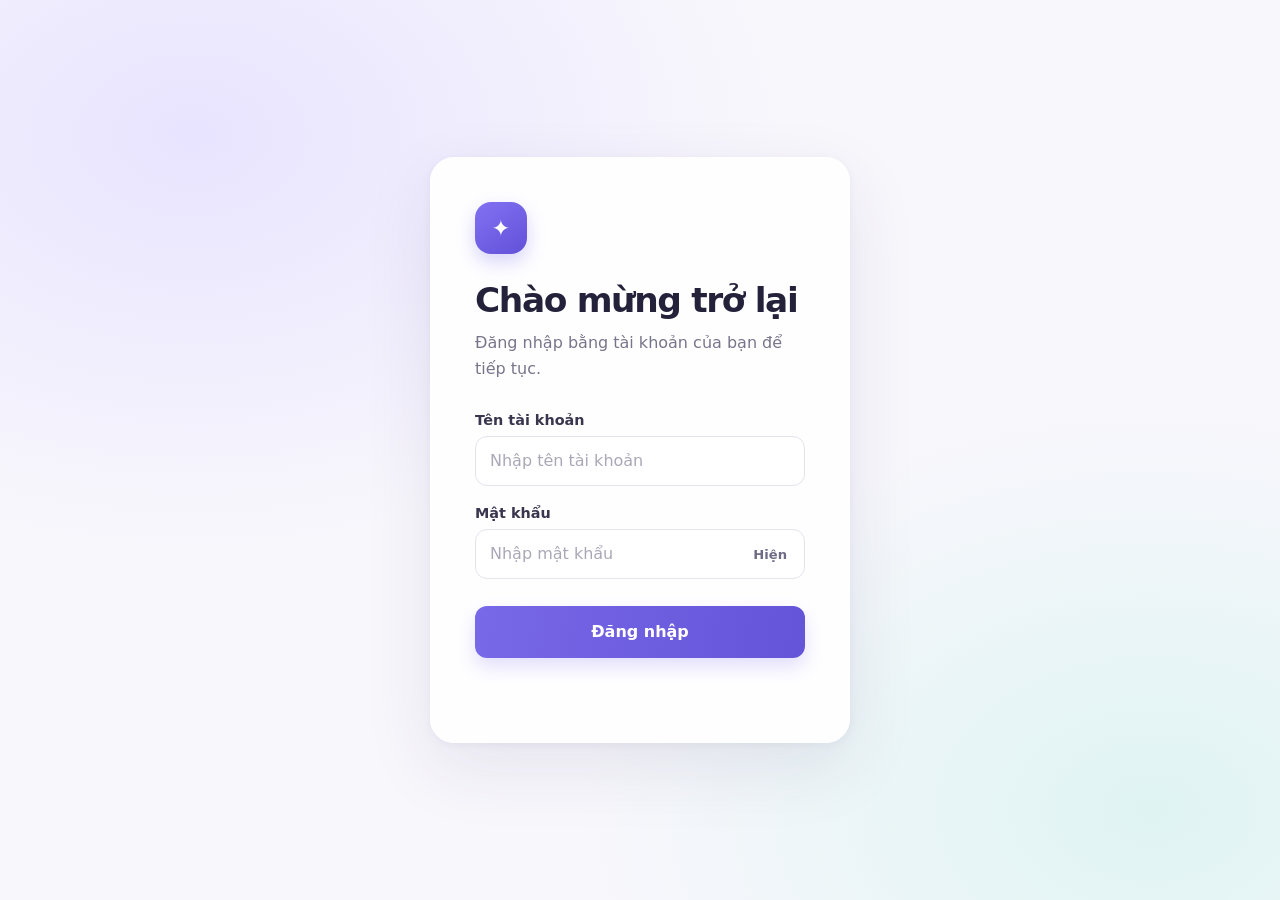
<file: index.html>
<!doctype html>
<html lang="vi">
<head>
  <meta charset="utf-8">
  <meta name="viewport" content="width=device-width, initial-scale=1">
  <meta name="theme-color" content="#f5f3ff">
  <title>Đăng nhập</title>
  <style>
    :root {
      color-scheme: light;
      font-family: Inter, ui-sans-serif, system-ui, -apple-system, BlinkMacSystemFont, "Segoe UI", sans-serif;
      color: #24213a;
      background: #f5f3ff;
    }

    * { box-sizing: border-box; }

    body {
      min-width: 320px;
      min-height: 100vh;
      margin: 0;
      display: grid;
      place-items: center;
      padding: 24px;
      background:
        radial-gradient(ellipse at 15% 15%, #e8e4ff 0, transparent 38%),
        radial-gradient(ellipse at 90% 90%, #dff4f2 0, transparent 35%),
        #f8f7fc;
    }

    .login-card {
      width: min(100%, 420px);
      padding: clamp(28px, 7vw, 44px);
      border: 1px solid #ffffff;
      border-radius: 24px;
      background: #ffffffed;
      box-shadow: 0 24px 70px #312e5b18, 0 2px 8px #312e5b0d;
    }

    .brand-mark {
      display: grid;
      width: 52px;
      height: 52px;
      place-items: center;
      margin-bottom: 26px;
      border-radius: 16px;
      color: #fff;
      background: linear-gradient(145deg, #8272f2, #6251d8);
      box-shadow: 0 8px 18px #7162e544;
      font-size: 1.4rem;
    }

    h1 {
      margin: 0;
      font-size: clamp(1.8rem, 6vw, 2.15rem);
      letter-spacing: -.04em;
    }

    .intro {
      margin: 10px 0 30px;
      color: #77758a;
      line-height: 1.6;
    }

    .field { margin-top: 19px; }

    label {
      display: block;
      margin-bottom: 8px;
      color: #39364e;
      font-size: .9rem;
      font-weight: 650;
    }

    input {
      width: 100%;
      min-height: 50px;
      padding: 0 14px;
      border: 1px solid #e4e2ed;
      border-radius: 12px;
      outline: none;
      color: #24213a;
      background: #fff;
      font: inherit;
      transition: border-color .2s, box-shadow .2s;
    }

    input::placeholder { color: #aaa8b7; }
    input:focus {
      border-color: #7869e8;
      box-shadow: 0 0 0 4px #7869e81c;
    }

    .password-wrap { position: relative; }
    .password-wrap input { padding-right: 68px; }

    .toggle-password {
      position: absolute;
      top: 50%;
      right: 12px;
      padding: 6px;
      transform: translateY(-50%);
      border: 0;
      color: #6f6b87;
      background: transparent;
      cursor: pointer;
      font: inherit;
      font-size: .82rem;
      font-weight: 650;
    }

    .submit {
      width: 100%;
      min-height: 52px;
      margin-top: 27px;
      border: 0;
      border-radius: 12px;
      color: #fff;
      background: linear-gradient(100deg, #7869e8, #6454d8);
      box-shadow: 0 9px 18px #7162e533;
      cursor: pointer;
      font: inherit;
      font-weight: 700;
      transition: filter .2s, transform .2s;
    }

    .submit:hover { filter: brightness(1.06); }
    .submit:active { transform: translateY(1px); }

    .message {
      min-height: 24px;
      margin: 16px 0 0;
      text-align: center;
      font-size: .9rem;
      line-height: 1.5;
    }

    .message.error { color: #c3334a; }
    .message.success { color: #23845c; }

    @media (prefers-reduced-motion: reduce) {
      *, *::before, *::after { transition-duration: .01ms !important; }
    }
  </style>
</head>
<body>
  <main class="login-card">
    <div class="brand-mark" aria-hidden="true">✦</div>
    <h1>Chào mừng trở lại</h1>
    <p class="intro">Đăng nhập bằng tài khoản của bạn để tiếp tục.</p>

    <form id="login-form">
      <div class="field">
        <label for="username">Tên tài khoản</label>
        <input id="username" name="username" type="text" placeholder="Nhập tên tài khoản"
          autocomplete="username" required>
      </div>

      <div class="field">
        <label for="password">Mật khẩu</label>
        <div class="password-wrap">
          <input id="password" name="password" type="password" placeholder="Nhập mật khẩu"
            autocomplete="current-password" required>
          <button class="toggle-password" id="toggle-password" type="button"
            aria-controls="password" aria-label="Hiện mật khẩu">Hiện</button>
        </div>
      </div>

      <button class="submit" type="submit">Đăng nhập</button>
      <p class="message" id="message" role="status" aria-live="polite"></p>
    </form>
  </main>

  <script>
    const form = document.querySelector("#login-form");
    const passwordInput = document.querySelector("#password");
    const togglePassword = document.querySelector("#toggle-password");
    const message = document.querySelector("#message");

    togglePassword.addEventListener("click", () => {
      const showing = passwordInput.type === "password";
      passwordInput.type = showing ? "text" : "password";
      togglePassword.textContent = showing ? "Ẩn" : "Hiện";
      togglePassword.setAttribute("aria-label", showing ? "Ẩn mật khẩu" : "Hiện mật khẩu");
    });

    form.addEventListener("submit", event => {
      event.preventDefault();
      const username = form.elements.username.value.trim();
      const password = passwordInput.value;
      const isValid =
        (username === "lanbexiu" && password === "10072007") ||
        (username === "manhlon" && password === "29052007");

      if (isValid) {
        window.location.href = "ky-niem.html";
        return;
      }

      message.textContent = "Tên tài khoản hoặc mật khẩu chưa chính xác.";
      message.className = "message error";
    });
  </script>
</body>
</html>
</file>
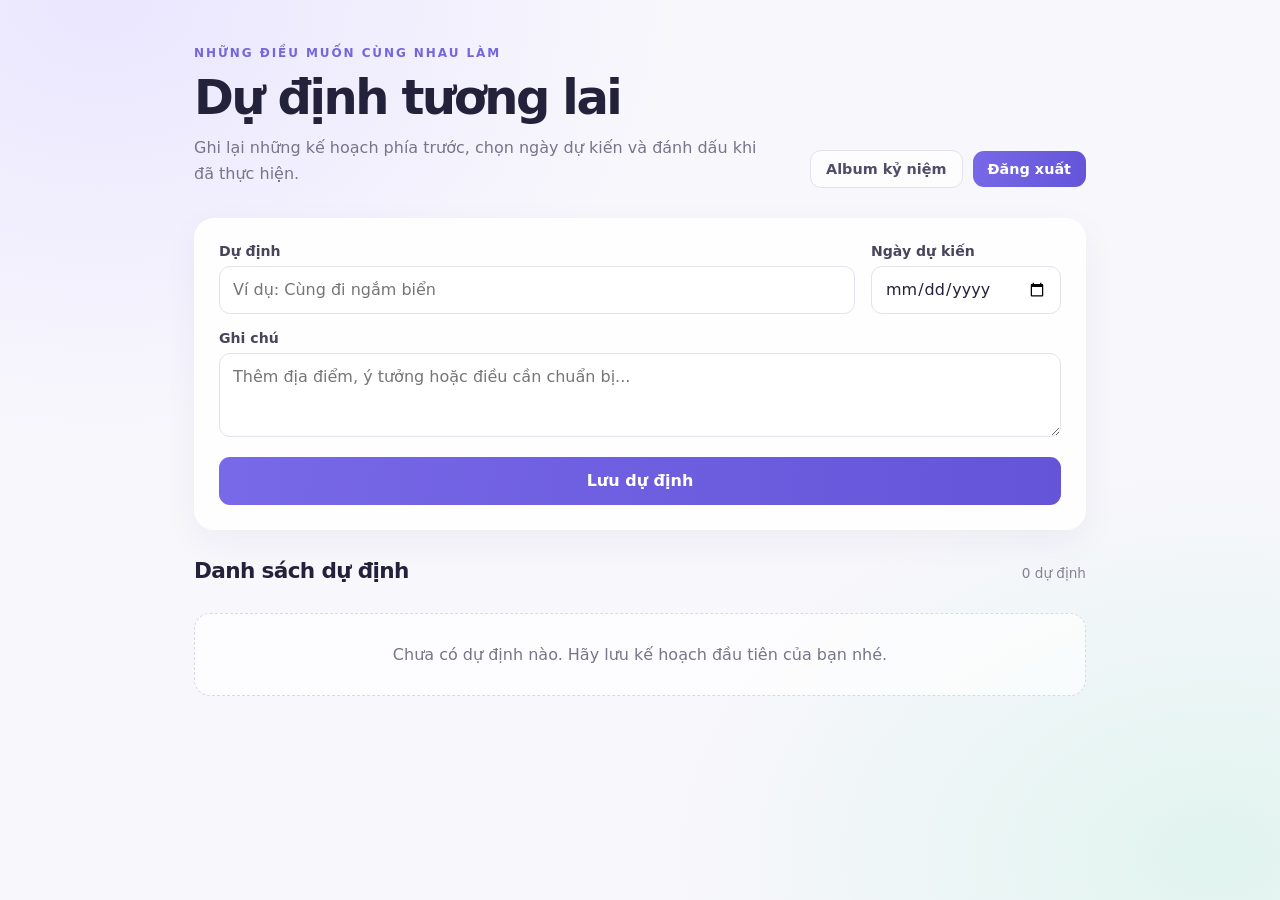
<file: du-dinh.html>
<!doctype html>
<html lang="vi">
<head>
  <meta charset="utf-8">
  <meta name="viewport" content="width=device-width, initial-scale=1">
  <meta name="theme-color" content="#f5f3ff">
  <title>Dự định tương lai</title>
  <style>
    :root {
      color-scheme: light;
      font-family: Inter, ui-sans-serif, system-ui, -apple-system, BlinkMacSystemFont, "Segoe UI", sans-serif;
      color: #24213a;
      background: #f8f7fc;
    }

    * { box-sizing: border-box; }

    body {
      min-width: 320px;
      min-height: 100vh;
      margin: 0;
      background:
        radial-gradient(ellipse at 8% 0, #eae6ff 0, transparent 34%),
        radial-gradient(ellipse at 95% 95%, #e1f4ef 0, transparent 32%),
        #f8f7fc;
    }

    button, input, textarea { font: inherit; }
    button { cursor: pointer; }

    .page {
      width: min(940px, 100%);
      margin: 0 auto;
      padding: 46px 24px 64px;
    }

    header {
      display: flex;
      align-items: flex-end;
      justify-content: space-between;
      gap: 20px;
      margin-bottom: 30px;
    }

    .eyebrow {
      margin: 0 0 9px;
      color: #7567db;
      font-size: .75rem;
      font-weight: 750;
      letter-spacing: .16em;
      text-transform: uppercase;
    }

    h1 {
      margin: 0;
      font-size: clamp(2rem, 6vw, 3rem);
      letter-spacing: -.05em;
    }

    .subtitle {
      max-width: 570px;
      margin: 10px 0 0;
      color: #77758a;
      line-height: 1.65;
    }

    .header-actions {
      display: flex;
      flex: 0 0 auto;
      align-items: center;
      gap: 10px;
    }

    .nav-link {
      flex: 0 0 auto;
      padding: 10px 15px;
      border: 1px solid #e5e2ef;
      border-radius: 11px;
      color: #514d68;
      background: #ffffffc9;
      text-decoration: none;
      font-size: .9rem;
      font-weight: 650;
    }

    .nav-link.primary {
      border: 0;
      color: #fff;
      background: linear-gradient(100deg, #7869e8, #6454d8);
    }

    .plan-form {
      display: grid;
      grid-template-columns: 1fr 190px;
      gap: 16px;
      margin-bottom: 28px;
      padding: 24px;
      border: 1px solid #fff;
      border-radius: 20px;
      background: #ffffffed;
      box-shadow: 0 12px 35px #312e5b0d;
    }

    .field { min-width: 0; }
    .field label {
      display: block;
      margin-bottom: 7px;
      color: #48455b;
      font-size: .88rem;
      font-weight: 700;
    }

    .field input, .field textarea {
      width: 100%;
      min-height: 48px;
      padding: 11px 13px;
      border: 1px solid #e4e2ed;
      border-radius: 11px;
      outline: none;
      color: #24213a;
      background: #fff;
    }

    .field textarea { min-height: 84px; resize: vertical; line-height: 1.5; }
    .field input:focus, .field textarea:focus {
      border-color: #7869e8;
      box-shadow: 0 0 0 4px #7869e81c;
    }

    .description-field { grid-column: 1 / -1; }

    .submit {
      grid-column: 1 / -1;
      min-height: 48px;
      border: 0;
      border-radius: 11px;
      color: #fff;
      background: linear-gradient(100deg, #7869e8, #6454d8);
      font-weight: 700;
    }

    .plans-heading {
      display: flex;
      align-items: baseline;
      justify-content: space-between;
      gap: 12px;
      margin: 0 0 14px;
    }

    h2 { margin: 0; font-size: 1.35rem; letter-spacing: -.03em; }
    .count { color: #858294; font-size: .85rem; }

    .plan-list { display: grid; gap: 12px; }

    .plan-card {
      display: grid;
      grid-template-columns: auto 1fr auto;
      align-items: start;
      gap: 14px;
      padding: 17px 18px;
      border: 1px solid #fff;
      border-radius: 16px;
      background: #fff;
      box-shadow: 0 8px 24px #312e5b0a;
    }

    .plan-card.completed { opacity: .68; }

    .plan-check {
      width: 19px;
      height: 19px;
      margin: 3px 0 0;
      accent-color: #7162e5;
    }

    .plan-title {
      margin: 0;
      font-size: 1rem;
      font-weight: 750;
    }

    .completed .plan-title { text-decoration: line-through; }

    .plan-date {
      display: inline-block;
      margin-top: 5px;
      color: #7669d7;
      font-size: .8rem;
      font-weight: 700;
    }

    .plan-notes {
      margin: 8px 0 0;
      color: #77758a;
      font-size: .9rem;
      line-height: 1.55;
      white-space: pre-wrap;
      overflow-wrap: anywhere;
    }

    .delete {
      padding: 7px 10px;
      border: 1px solid #eeeaf2;
      border-radius: 9px;
      color: #8d5360;
      background: #fff;
      font-size: .82rem;
      font-weight: 650;
    }

    .empty, .error {
      padding: 28px 20px;
      border: 1px dashed #dcd8eb;
      border-radius: 16px;
      color: #77758a;
      background: #ffffffa8;
      text-align: center;
      line-height: 1.6;
    }

    .error { color: #b8324a; }

    @media (max-width: 600px) {
      .page { padding: 32px 16px 48px; }
      header { align-items: flex-start; }
      .header-actions { flex-direction: column; align-items: stretch; }
      .nav-link { padding: 9px 11px; text-align: center; font-size: .82rem; }
      .plan-form { grid-template-columns: 1fr; padding: 19px; }
      .description-field, .submit { grid-column: auto; }
      .plan-card { gap: 10px; padding: 15px 13px; }
    }
  </style>
</head>
<body>
  <main class="page">
    <header>
      <div>
        <p class="eyebrow">Những điều muốn cùng nhau làm</p>
        <h1>Dự định tương lai</h1>
        <p class="subtitle">Ghi lại những kế hoạch phía trước, chọn ngày dự kiến và đánh dấu khi đã thực hiện.</p>
      </div>
      <nav class="header-actions" aria-label="Điều hướng">
        <a class="nav-link" href="ky-niem.html">Album kỷ niệm</a>
        <a class="nav-link primary" href="index.html">Đăng xuất</a>
      </nav>
    </header>

    <form class="plan-form" id="plan-form">
      <div class="field">
        <label for="plan-title">Dự định</label>
        <input id="plan-title" name="title" type="text" maxlength="100"
          placeholder="Ví dụ: Cùng đi ngắm biển" required>
      </div>
      <div class="field">
        <label for="plan-date">Ngày dự kiến</label>
        <input id="plan-date" name="date" type="date">
      </div>
      <div class="field description-field">
        <label for="plan-notes">Ghi chú</label>
        <textarea id="plan-notes" name="notes" maxlength="1000"
          placeholder="Thêm địa điểm, ý tưởng hoặc điều cần chuẩn bị..."></textarea>
      </div>
      <button class="submit" type="submit">Lưu dự định</button>
    </form>

    <section aria-labelledby="plans-heading">
      <div class="plans-heading">
        <h2 id="plans-heading">Danh sách dự định</h2>
        <span class="count" id="plan-count"></span>
      </div>
      <div class="plan-list" id="plan-list" aria-live="polite">
        <p class="empty">Đang tải dự định...</p>
      </div>
    </section>
  </main>

  <script>
    const DB_NAME = "memory-gallery";
    const STORE_NAME = "future-plans";
    const form = document.querySelector("#plan-form");
    const titleInput = document.querySelector("#plan-title");
    const dateInput = document.querySelector("#plan-date");
    const notesInput = document.querySelector("#plan-notes");
    const list = document.querySelector("#plan-list");
    const count = document.querySelector("#plan-count");
    let database;

    function openDatabase() {
      return new Promise((resolve, reject) => {
        const request = indexedDB.open(DB_NAME, 2);
        request.onupgradeneeded = () => {
          if (!request.result.objectStoreNames.contains("memories")) {
            request.result.createObjectStore("memories", { keyPath: "id" });
          }
          if (!request.result.objectStoreNames.contains(STORE_NAME)) {
            request.result.createObjectStore(STORE_NAME, { keyPath: "id", autoIncrement: true });
          }
        };
        request.onsuccess = () => {
          request.result.onversionchange = () => request.result.close();
          resolve(request.result);
        };
        request.onerror = () => reject(request.error);
        request.onblocked = () => reject(new Error("Đóng các tab album đang mở rồi tải lại trang này."));
      });
    }

    function getPlans() {
      return new Promise((resolve, reject) => {
        const request = database.transaction(STORE_NAME).objectStore(STORE_NAME).getAll();
        request.onsuccess = () => resolve(request.result);
        request.onerror = () => reject(request.error);
      });
    }

    function savePlan(plan) {
      return new Promise((resolve, reject) => {
        const transaction = database.transaction(STORE_NAME, "readwrite");
        transaction.objectStore(STORE_NAME).add(plan);
        transaction.oncomplete = resolve;
        transaction.onerror = () => reject(transaction.error);
        transaction.onabort = () => reject(transaction.error || new Error("Không thể lưu dự định."));
      });
    }

    function updatePlan(plan) {
      return new Promise((resolve, reject) => {
        const transaction = database.transaction(STORE_NAME, "readwrite");
        transaction.objectStore(STORE_NAME).put(plan);
        transaction.oncomplete = resolve;
        transaction.onerror = () => reject(transaction.error);
        transaction.onabort = () => reject(transaction.error || new Error("Không thể cập nhật dự định."));
      });
    }

    function deletePlan(id) {
      return new Promise((resolve, reject) => {
        const transaction = database.transaction(STORE_NAME, "readwrite");
        transaction.objectStore(STORE_NAME).delete(id);
        transaction.oncomplete = resolve;
        transaction.onerror = () => reject(transaction.error);
        transaction.onabort = () => reject(transaction.error || new Error("Không thể xóa dự định."));
      });
    }

    function formatDate(value) {
      if (!value) return "Chưa chọn ngày";
      const [year, month, day] = value.split("-");
      return `${day}/${month}/${year}`;
    }

    async function renderPlans() {
      const plans = await getPlans();
      plans.sort((a, b) => {
        if (a.completed !== b.completed) return a.completed ? 1 : -1;
        if (!a.date) return b.date ? 1 : a.id - b.id;
        if (!b.date) return -1;
        return a.date.localeCompare(b.date) || a.id - b.id;
      });
      list.replaceChildren();
      count.textContent = `${plans.length} dự định`;

      if (plans.length === 0) {
        const empty = document.createElement("p");
        empty.className = "empty";
        empty.textContent = "Chưa có dự định nào. Hãy lưu kế hoạch đầu tiên của bạn nhé.";
        list.append(empty);
        return;
      }

      plans.forEach(plan => {
        const card = document.createElement("article");
        card.className = `plan-card${plan.completed ? " completed" : ""}`;

        const checkbox = document.createElement("input");
        checkbox.className = "plan-check";
        checkbox.type = "checkbox";
        checkbox.checked = Boolean(plan.completed);
        checkbox.setAttribute("aria-label", `Đánh dấu hoàn thành: ${plan.title}`);
        checkbox.addEventListener("change", async () => {
          try {
            await updatePlan({ ...plan, completed: checkbox.checked });
            await renderPlans();
          } catch (error) {
            checkbox.checked = !checkbox.checked;
            showError(error);
          }
        });

        const content = document.createElement("div");
        const title = document.createElement("h3");
        title.className = "plan-title";
        title.textContent = plan.title;
        const date = document.createElement("span");
        date.className = "plan-date";
        date.textContent = formatDate(plan.date);
        content.append(title, date);
        if (plan.notes) {
          const notes = document.createElement("p");
          notes.className = "plan-notes";
          notes.textContent = plan.notes;
          content.append(notes);
        }

        const remove = document.createElement("button");
        remove.className = "delete";
        remove.type = "button";
        remove.textContent = "Xóa";
        remove.setAttribute("aria-label", `Xóa dự định: ${plan.title}`);
        remove.addEventListener("click", async () => {
          try {
            await deletePlan(plan.id);
            await renderPlans();
          } catch (error) {
            showError(error);
          }
        });

        card.append(checkbox, content, remove);
        list.append(card);
      });
    }

    function showError(error) {
      const message = document.createElement("p");
      message.className = "error";
      message.textContent = "Không thể tải hoặc cập nhật dự định. Hãy thử tải lại trang.";
      list.replaceChildren(message);
      console.error("Lỗi danh sách dự định:", error);
    }

    form.addEventListener("submit", async event => {
      event.preventDefault();
      try {
        await savePlan({
          title: titleInput.value.trim(),
          date: dateInput.value,
          notes: notesInput.value.trim(),
          completed: false
        });
        form.reset();
        await renderPlans();
      } catch (error) {
        showError(error);
      }
    });

    openDatabase()
      .then(async result => {
        database = result;
        await renderPlans();
      })
      .catch(error => showError(error));
  </script>
</body>
</html>
</file>
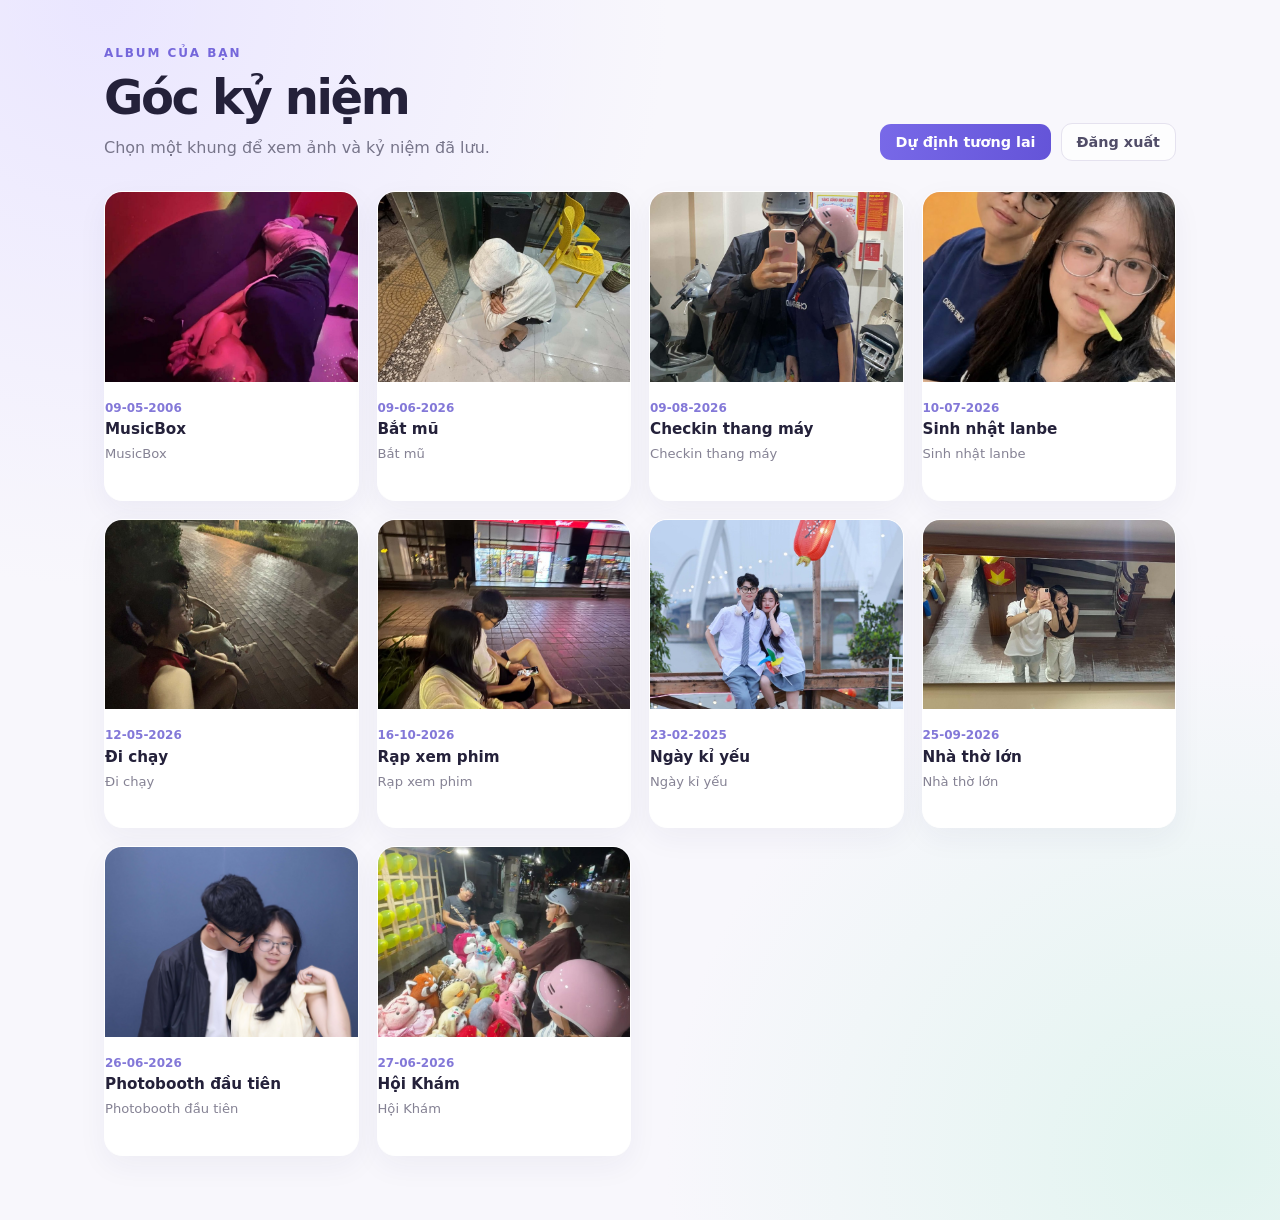
<file: ky-niem.html>
<!doctype html>
<html lang="vi">
<head>
  <meta charset="utf-8">
  <meta name="viewport" content="width=device-width, initial-scale=1">
  <meta name="theme-color" content="#f5f3ff">
  <title>Góc kỷ niệm</title>
  <style>
    :root {
      color-scheme: light;
      font-family: Inter, ui-sans-serif, system-ui, -apple-system, BlinkMacSystemFont, "Segoe UI", sans-serif;
      color: #24213a;
      background: #f8f7fc;
    }

    * { box-sizing: border-box; }

    body {
      min-width: 320px;
      min-height: 100vh;
      margin: 0;
      background:
        radial-gradient(ellipse at 8% 0, #eae6ff 0, transparent 34%),
        radial-gradient(ellipse at 95% 95%, #e1f4ef 0, transparent 32%),
        #f8f7fc;
    }

    button, input, textarea { font: inherit; }
    button { cursor: pointer; }

    .page {
      width: min(1120px, 100%);
      margin: 0 auto;
      padding: 46px 24px 64px;
    }

    header {
      display: flex;
      align-items: flex-end;
      justify-content: space-between;
      gap: 20px;
      margin-bottom: 30px;
    }

    .eyebrow {
      margin: 0 0 9px;
      color: #7567db;
      font-size: .75rem;
      font-weight: 750;
      letter-spacing: .16em;
      text-transform: uppercase;
    }

    h1 {
      margin: 0;
      font-size: clamp(2rem, 6vw, 3rem);
      letter-spacing: -.05em;
    }

    .subtitle {
      max-width: 550px;
      margin: 10px 0 0;
      color: #77758a;
      line-height: 1.65;
    }

    .logout {
      flex: 0 0 auto;
      padding: 10px 15px;
      border: 1px solid #e5e2ef;
      border-radius: 11px;
      color: #514d68;
      background: #ffffffc9;
      text-decoration: none;
      font-size: .9rem;
      font-weight: 650;
    }

    .header-actions {
      display: flex;
      flex: 0 0 auto;
      align-items: center;
      gap: 10px;
    }

    .plans-link {
      padding: 10px 15px;
      border: 0;
      border-radius: 11px;
      color: #fff;
      background: linear-gradient(100deg, #7869e8, #6454d8);
      text-decoration: none;
      font-size: .9rem;
      font-weight: 700;
    }

    .gallery {
      display: grid;
      grid-template-columns: repeat(4, minmax(0, 1fr));
      gap: 18px;
    }

    .memory-card {
      overflow: hidden;
      padding: 0;
      border: 1px solid #ffffff;
      border-radius: 18px;
      text-align: left;
      color: inherit;
      background: #fff;
      box-shadow: 0 10px 30px #312e5b0d;
      transition: transform .2s, box-shadow .2s;
    }

    .memory-card:hover, .memory-card:focus-visible {
      transform: translateY(-3px);
      box-shadow: 0 16px 35px #312e5b18;
    }

    .photo {
      position: relative;
      display: grid;
      aspect-ratio: 4 / 3;
      place-items: center;
      overflow: hidden;
      color: #746c99;
      background:
        radial-gradient(ellipse at 75% 25%, #fff9 0, transparent 26%),
        linear-gradient(140deg, #e7e2ff, #dcefed);
    }

    .photo::before, .photo::after {
      position: absolute;
      bottom: -30%;
      width: 76%;
      height: 75%;
      border-radius: 50% 50% 0 0;
      content: "";
      background: #ffffff55;
    }

    .photo::before { left: -20%; }
    .photo::after { right: -24%; background: #aaa1e52b; }

    .photo img {
      position: absolute;
      z-index: 1;
      width: 100%;
      height: 100%;
      object-fit: cover;
    }

    .photo-placeholder {
      position: relative;
      z-index: 1;
      display: grid;
      place-items: center;
      gap: 7px;
      color: #69628b;
      font-size: .82rem;
    }

    .photo-placeholder span:first-child { font-size: 1.6rem; }

    .card-copy { padding: 14px 15px 16px; }

    .card-date {
      display: block;
      min-height: 1.2em;
      margin-bottom: 5px;
      color: #8378d8;
      font-size: .75rem;
      font-weight: 700;
    }

    .card-title {
      display: block;
      overflow: hidden;
      font-size: .95rem;
      font-weight: 700;
      text-overflow: ellipsis;
      white-space: nowrap;
    }

    .card-description {
      display: -webkit-box;
      overflow: hidden;
      min-height: 2.8em;
      margin-top: 6px;
      color: #858294;
      font-size: .82rem;
      line-height: 1.45;
      -webkit-box-orient: vertical;
      -webkit-line-clamp: 2;
    }

    .dialog {
      width: min(1100px, calc(100% - 28px));
      max-height: 96vh;
      padding: 0;
      overflow: auto;
      border: 1px solid #fff;
      border-radius: 22px;
      color: #24213a;
      background: #fff;
      box-shadow: 0 25px 80px #17142d40;
    }

    .dialog::backdrop { background: #17142d88; backdrop-filter: blur(4px); }

    .dialog-photo {
      position: relative;
      display: grid;
      min-height: 210px;
      max-height: 45vh;
      aspect-ratio: 16 / 9;
      place-items: center;
      overflow: hidden;
      color: #746c99;
      background: linear-gradient(140deg, #e7e2ff, #dcefed);
    }

    .dialog-photo.has-image {
      min-height: 0;
      max-height: 80vh;
      aspect-ratio: auto;
      background: #24213a;
    }

    .dialog-photo img {
      position: absolute;
      width: 100%;
      height: 100%;
      object-fit: contain;
      background: #24213a;
    }

    .dialog-photo.has-image img {
      position: static;
      width: auto;
      height: auto;
      max-width: 100%;
      max-height: 80vh;
    }

    .dialog-photo.has-image .dialog-placeholder { display: none; }
    .dialog-placeholder { text-align: center; }
    .dialog-placeholder span { display: block; margin-bottom: 8px; font-size: 2rem; }

    .close {
      position: absolute;
      z-index: 2;
      top: 12px;
      right: 12px;
      display: grid;
      width: 36px;
      height: 36px;
      place-items: center;
      border: 0;
      border-radius: 50%;
      color: #69667a;
      background: #ffffffeb;
      box-shadow: 0 2px 8px #17142d30;
      font-size: 1.25rem;
    }

    @media (max-width: 850px) {
      .gallery { grid-template-columns: repeat(3, minmax(0, 1fr)); gap: 14px; }
    }

    @media (max-width: 600px) {
      .page { padding: 32px 16px 48px; }
      header { align-items: flex-start; }
      .header-actions { flex-direction: column; align-items: stretch; }
      .logout, .plans-link { padding: 9px 11px; text-align: center; font-size: .82rem; }
      .gallery { grid-template-columns: repeat(2, minmax(0, 1fr)); gap: 12px; }
      .card-copy { padding: 12px; }
    }

    @media (prefers-reduced-motion: reduce) {
      *, *::before, *::after { transition-duration: .01ms !important; }
    }
  </style>
</head>
<body>
  <main class="page">
    <header>
      <div>
        <p class="eyebrow">Album của bạn</p>
        <h1>Góc kỷ niệm</h1>
        <p class="subtitle">Chọn một khung để xem ảnh và kỷ niệm đã lưu.</p>
      </div>
      <nav class="header-actions" aria-label="Điều hướng">
        <a class="plans-link" href="du-dinh.html">Dự định tương lai</a>
        <a class="logout" href="index.html">Đăng xuất</a>
      </nav>
    </header>

    <section class="gallery" id="gallery" aria-label="10 ảnh kỷ niệm"></section>
  </main>

  <dialog class="dialog" id="memory-dialog" aria-label="Ảnh kỷ niệm">
    <div class="dialog-photo" id="dialog-photo">
      <img id="dialog-image" alt="">
      <div class="dialog-placeholder"><span aria-hidden="true">✦</span>Chưa có ảnh — hãy chọn ảnh của bạn</div>
      <button class="close" id="close-dialog" type="button" aria-label="Đóng">×</button>
    </div>
  </dialog>

  <script>
    const DB_NAME = "memory-gallery";
    const STORE_NAME = "memories";
    const DEFAULT_IMAGES = [
      "ky-niem-01.jpeg",
      "ky-niem-02.jpg",
      "ky-niem-10.jpg",
      "ky-niem-09.jpg",
      "ky-niem-05.jpg",
      "ky-niem-08.jpg",
      "ky-niem-06.jpg",
      "ky-niem-07.jpg",
      "ky-niem-03.jpg",
      "ky-niem-04.jpg"
    ];
    const DEFAULT_MEMORIES = [
      { date: "23-02-2025", title: "Ngày kỉ yếu", text: "Ngày kỉ yếu" },
      { date: "09-05-2006", title: "MusicBox", text: "MusicBox" },
      { date: "12-05-2026", title: "Đi chạy", text: "Đi chạy" },
      { date: "09-06-2026", title: "Bắt mũ", text: "Bắt mũ" },
      { date: "26-06-2026", title: "Photobooth đầu tiên", text: "Photobooth đầu tiên" },
      { date: "27-06-2026", title: "Hội Khám", text: "Hội Khám" },
      { date: "10-07-2026", title: "Sinh nhật lanbe", text: "Sinh nhật lanbe" },
      { date: "09-08-2026", title: "Checkin thang máy", text: "Checkin thang máy" },
      { date: "25-09-2026", title: "Nhà thờ lớn", text: "Nhà thờ lớn" },
      { date: "16-10-2026", title: "Rạp xem phim", text: "Rạp xem phim" }
    ];
    const gallery = document.querySelector("#gallery");
    const dialog = document.querySelector("#memory-dialog");
    const dialogPhoto = document.querySelector("#dialog-photo");
    const dialogImage = document.querySelector("#dialog-image");
    let database;

    function openDatabase() {
      return new Promise((resolve, reject) => {
        const request = indexedDB.open(DB_NAME, 2);
        request.onupgradeneeded = () => {
          if (!request.result.objectStoreNames.contains(STORE_NAME)) {
            request.result.createObjectStore(STORE_NAME, { keyPath: "id" });
          }
          if (!request.result.objectStoreNames.contains("future-plans")) {
            request.result.createObjectStore("future-plans", { keyPath: "id", autoIncrement: true });
          }
        };
        request.onsuccess = () => {
          request.result.onversionchange = () => request.result.close();
          resolve(request.result);
        };
        request.onerror = () => reject(request.error);
      });
    }

    function getMemory(id) {
      return new Promise((resolve, reject) => {
        const request = database.transaction(STORE_NAME).objectStore(STORE_NAME).get(id);
        request.onsuccess = () => resolve(request.result || {});
        request.onerror = () => reject(request.error);
      });
    }

    function updateImagePreview(image, fallbackImage) {
      if (dialogImage.src.startsWith("blob:")) URL.revokeObjectURL(dialogImage.src);
      if (image) {
        dialogImage.src = URL.createObjectURL(image);
        dialogPhoto.classList.add("has-image");
      } else if (fallbackImage) {
        dialogImage.src = fallbackImage;
        dialogPhoto.classList.add("has-image");
      } else {
        dialogImage.removeAttribute("src");
        dialogPhoto.classList.remove("has-image");
      }
    }

    async function renderGallery() {
      const memories = await Promise.all(
        Array.from({ length: 10 }, (_, index) => getMemory(index))
      );
      gallery.replaceChildren();

      memories
        .map((memory, index) => {
          const defaults = DEFAULT_MEMORIES[index];
          return {
            memory: {
              ...defaults,
              ...memory,
              date: memory.date || defaults.date,
              title: memory.title || defaults.title,
              text: memory.text || defaults.text
            },
            index
          };
        })
        .sort((a, b) => {
          if (!a.memory.date) return b.memory.date ? 1 : a.index - b.index;
          if (!b.memory.date) return -1;
          return a.memory.date.localeCompare(b.memory.date) || a.index - b.index;
        })
        .forEach(({ memory, index }) => {
        const card = document.createElement("button");
        card.className = "memory-card";
        card.type = "button";
        card.setAttribute("aria-label", `Mở kỷ niệm số ${index + 1}`);

        const photo = document.createElement("span");
        photo.className = "photo";
        if (memory.image || DEFAULT_IMAGES[index]) {
          const image = document.createElement("img");
          image.src = memory.image ? URL.createObjectURL(memory.image) : DEFAULT_IMAGES[index];
          image.alt = memory.title ? `Ảnh: ${memory.title}` : `Ảnh kỷ niệm số ${index + 1}`;
          photo.append(image);
        } else {
          const placeholder = document.createElement("span");
          placeholder.className = "photo-placeholder";
          placeholder.innerHTML = `<span aria-hidden="true">✦</span><span>Chưa có ảnh</span>`;
          photo.append(placeholder);
        }

        const copy = document.createElement("span");
        copy.className = "card-copy";
        const date = document.createElement("span");
        date.className = "card-date";
        date.textContent = memory.date || "Chưa thêm thời gian";
        const title = document.createElement("span");
        title.className = "card-title";
        title.textContent = memory.title || `Kỷ niệm ${String(index + 1).padStart(2, "0")}`;
        const description = document.createElement("span");
        description.className = "card-description";
        description.textContent = memory.text || "Nhấn để xem ảnh.";
        copy.append(date, title, description);
        card.append(photo, copy);
        card.addEventListener("click", () => openMemory(index));
        gallery.append(card);
      });
    }

    async function openMemory(index) {
      const memory = await getMemory(index);
      updateImagePreview(memory.image, DEFAULT_IMAGES[index]);
      dialog.showModal();
    }

    document.querySelector("#close-dialog").addEventListener("click", () => dialog.close());
    dialog.addEventListener("click", event => {
      if (event.target === dialog) dialog.close();
    });

    openDatabase()
      .then(async result => {
        database = result;
        await renderGallery();
      })
      .catch(error => {
        document.querySelector(".subtitle").textContent =
          "Không thể mở bộ nhớ kỷ niệm trên trình duyệt này. Hãy thử bằng Chrome hoặc Edge.";
        console.error("Không thể mở bộ nhớ kỷ niệm:", error);
      });
  </script>
</body>
</html>
</file>
